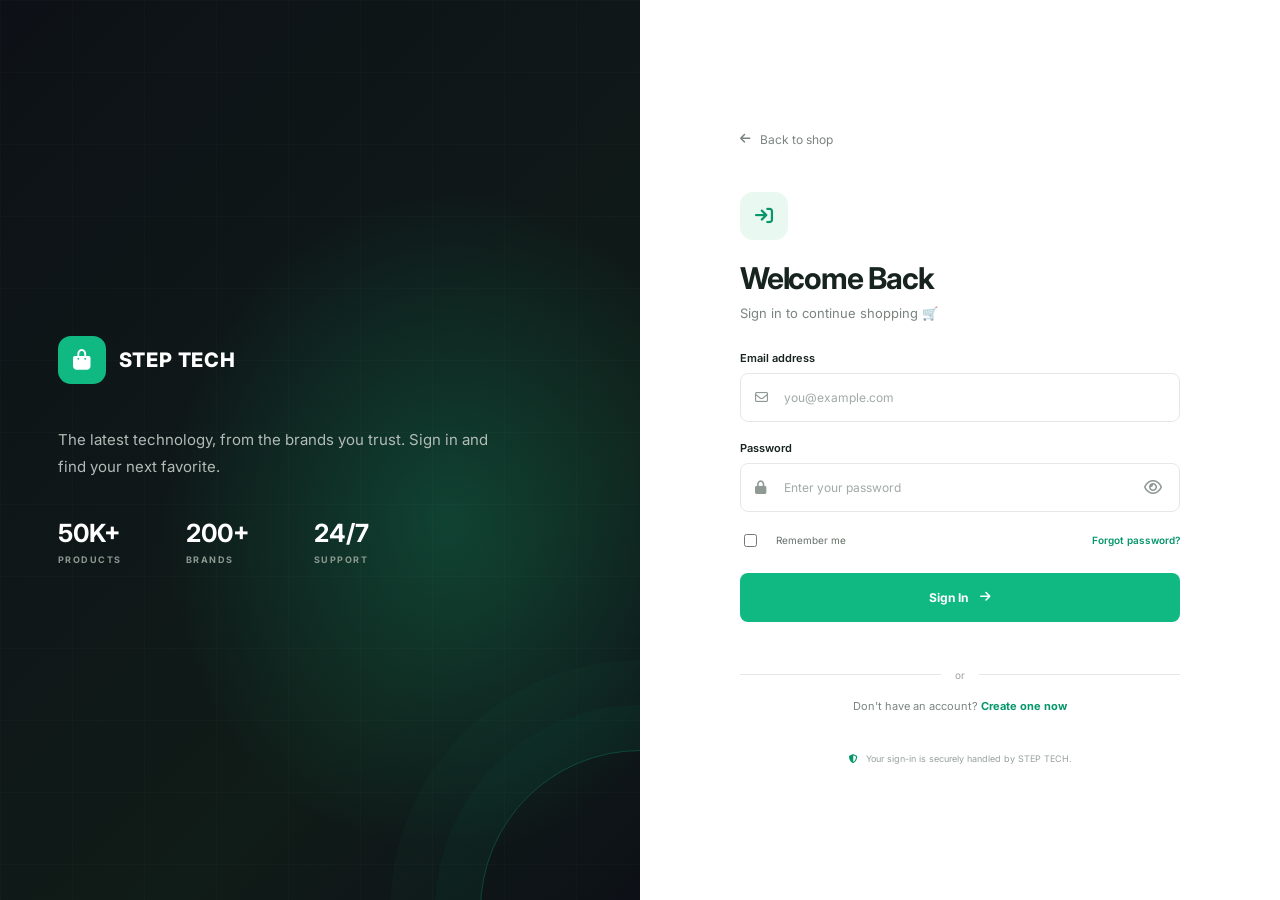
<file: projectshop/login.html>
<!DOCTYPE html>
<html lang="en">
<head>
  <meta charset="UTF-8" />
  <meta name="viewport" content="width=device-width, initial-scale=1.0" />
  <title>STEP TECH - Sign In</title>

  <link rel="preconnect" href="https://fonts.googleapis.com">
  <link rel="preconnect" href="https://fonts.gstatic.com" crossorigin>
  <link href="https://fonts.googleapis.com/css2?family=Inter:wght@400;500;600;700;800&display=swap" rel="stylesheet">
  <link rel="stylesheet" href="https://cdnjs.cloudflare.com/ajax/libs/font-awesome/6.4.0/css/all.min.css" />
  <link rel="stylesheet" href="login.css" />
</head>
<body>
  <main class="login-wrapper">
    <section class="left-panel">
      <div class="hero-content">
        <a class="brand-link" href="index.html" aria-label="Go to STEP TECH home">
          <span class="brand-logo-icon"><i class="fa-solid fa-bag-shopping"></i></span>
          <span class="brand-title">STEP TECH</span>
        </a>

        <p class="hero-subtext">The latest technology, from the brands you trust. Sign in and find your next favorite.</p>

        <div class="stats-row">
          <div class="stat-item"><span class="stat-number">50K+</span><span class="stat-label">PRODUCTS</span></div>
          <div class="stat-item"><span class="stat-number">200+</span><span class="stat-label">BRANDS</span></div>
          <div class="stat-item"><span class="stat-number">24/7</span><span class="stat-label">SUPPORT</span></div>
        </div>
      </div>
      <div class="panel-glow" aria-hidden="true"></div>
    </section>

    <section class="right-panel">
      <div class="form-container">
        <a class="back-link" href="index.html"><i class="fa-solid fa-arrow-left"></i> Back to shop</a>
        <div class="header-icon"><i class="fa-solid fa-arrow-right-to-bracket"></i></div>
        <h1>Welcome Back</h1>
        <p class="subtitle">Sign in to continue shopping <span aria-hidden="true">🛒</span></p>

        <form class="login-form" id="loginForm">
          <label class="input-label" for="email">Email address</label>
          <div class="input-group">
            <i class="fa-regular fa-envelope input-icon"></i>
            <input id="email" name="email" type="email" placeholder="you@example.com" autocomplete="email" required />
          </div>

          <label class="input-label" for="password">Password</label>
          <div class="input-group">
            <i class="fa-solid fa-lock input-icon"></i>
            <input id="password" name="password" type="password" placeholder="Enter your password" autocomplete="current-password" required />
            <button class="show-password" type="button" id="togglePassword" aria-label="Show password"><i class="fa-regular fa-eye"></i></button>
          </div>

          <div class="form-options">
            <label class="checkbox-container">
              <input type="checkbox" id="rememberMe" />
              <span class="checkmark"></span>
              Remember me
            </label>
            <a href="https://shop.stepacademy.ge/auth/forget-password" class="forgot-link">Forgot password?</a>
          </div>

          <button type="submit" class="btn-submit" id="submitButton">Sign In <i class="fa-solid fa-arrow-right"></i></button>
          <p class="login-message" id="loginMessage" role="status" aria-live="polite"></p>
        </form>

        <div class="divider"><span>or</span></div>
        <p class="signup-text">Don't have an account? <a href="https://shop.stepacademy.ge/auth/register">Create one now</a></p>
        <p class="privacy-note"><i class="fa-solid fa-shield-halved"></i> Your sign-in is securely handled by STEP TECH.</p>
      </div>
    </section>
  </main>

  <script src="login.js"></script>
</body>
</html>
</file>
<file: projectshop/login.css>
:root {
  --green: #10b981;
  --green-dark: #059669;
  --ink: #17231f;
  --muted: #7b8580;
  --line: #e5e9e6;
}

* { box-sizing: border-box; }

body {
  margin: 0;
  min-height: 100vh;
  font-family: "Inter", Arial, sans-serif;
  color: var(--ink);
  background: #fff;
}

button, input { font: inherit; }
a { color: inherit; text-decoration: none; }

.login-wrapper {
  min-height: 100vh;
  display: grid;
  grid-template-columns: 1fr 1fr;
}

.left-panel {
  min-height: 100vh;
  padding: 9vh 9%;
  display: flex;
  align-items: center;
  position: relative;
  overflow: hidden;
  color: #fff;
  background:
    radial-gradient(ellipse at 70% 58%, rgba(16,185,129,.25), transparent 45%),
    linear-gradient(135deg, #0d1117, #101c18 70%, #0d1117);
}

.left-panel::before {
  content: "";
  position: absolute;
  inset: 0;
  opacity: .14;
  background-image: linear-gradient(rgba(255,255,255,.12) 1px, transparent 1px), linear-gradient(90deg, rgba(255,255,255,.12) 1px, transparent 1px);
  background-size: 72px 72px;
}

.hero-content { position: relative; z-index: 1; max-width: 540px; }
.brand-link { display: inline-flex; align-items: center; gap: 13px; }
.brand-logo-icon { width: 48px; height: 48px; display: grid; place-items: center; color: #fff; background: var(--green); border-radius: 13px; font-size: 20px; }
.brand-title { font-weight: 800; font-size: 20px; letter-spacing: .04em; }
.hero-subtext { color: #b2bbb6; font-size: 15px; line-height: 1.8; max-width: 430px; margin: 42px 0 38px; }
.stats-row { display: flex; gap: clamp(25px, 5vw, 68px); }
.stat-item { display: flex; flex-direction: column; gap: 6px; }
.stat-number { color: #fff; font-size: 25px; font-weight: 700; }
.stat-label { color: #8b9991; font-size: 9px; font-weight: 700; letter-spacing: .17em; }
.panel-glow { position: absolute; width: 320px; height: 320px; right: -160px; bottom: -170px; border-radius: 50%; border: 1px solid rgba(16,185,129,.3); box-shadow: 0 0 0 45px rgba(16,185,129,.04), 0 0 0 90px rgba(16,185,129,.03); }

.right-panel { display: grid; place-items: center; padding: 50px 7%; }
.form-container { width: min(100%, 440px); }
.back-link { display: inline-flex; align-items: center; gap: 9px; color: var(--muted); font-size: 12px; margin-bottom: 45px; }
.back-link:hover, .forgot-link:hover, .signup-text a:hover { color: var(--green-dark); }
.header-icon { width: 48px; height: 48px; display: grid; place-items: center; border-radius: 13px; background: #e9f8f0; color: var(--green-dark); font-size: 18px; margin-bottom: 20px; }
.form-container h1 { margin: 0; font-size: 30px; letter-spacing: -.04em; }
.subtitle { color: var(--muted); font-size: 13px; margin: 9px 0 30px; }
.login-form { display: flex; flex-direction: column; }
.input-label { font-size: 11px; font-weight: 600; margin: 0 0 8px; }
.input-group { height: 49px; position: relative; display: flex; align-items: center; margin-bottom: 19px; }
.input-group input { width: 100%; height: 100%; padding: 0 43px; border: 1px solid var(--line); border-radius: 8px; outline: 0; background: #fff; color: var(--ink); font-size: 12px; transition: border-color .2s, box-shadow .2s; }
.input-group input:focus { border-color: var(--green); box-shadow: 0 0 0 3px rgba(16,185,129,.1); }
.input-group input::placeholder { color: #a1aaa5; }
.input-icon { position: absolute; left: 15px; z-index: 1; color: #909a94; font-size: 13px; }
.show-password { position: absolute; right: 10px; z-index: 1; border: 0; background: transparent; color: #8d9791; padding: 8px; cursor: pointer; }
.form-options { display: flex; justify-content: space-between; align-items: center; margin: 0 0 23px; font-size: 10px; }
.checkbox-container { display: inline-flex; align-items: center; gap: 8px; color: #65716a; cursor: pointer; }
.checkbox-container input { accent-color: var(--green); }
.forgot-link { color: var(--green-dark); font-weight: 600; }
.btn-submit { height: 49px; display: flex; align-items: center; justify-content: center; gap: 12px; border: 0; border-radius: 8px; background: var(--green); color: #fff; font-weight: 700; font-size: 12px; cursor: pointer; transition: background .2s, transform .2s; }
.btn-submit:hover { background: var(--green-dark); transform: translateY(-1px); }
.btn-submit:disabled { opacity: .65; cursor: wait; transform: none; }
.login-message { min-height: 18px; margin: 11px 0 0; color: #b42318; font-size: 11px; line-height: 1.5; }
.login-message.success { color: #07804b; }
.divider { display: flex; align-items: center; gap: 14px; color: #9aa29d; font-size: 10px; margin: 18px 0; }
.divider::before, .divider::after { content: ""; height: 1px; flex: 1; background: var(--line); }
.signup-text { color: var(--muted); text-align: center; font-size: 11px; }
.signup-text a { color: var(--green-dark); font-weight: 700; }
.privacy-note { margin-top: 40px; color: #98a19b; text-align: center; font-size: 9px; }
.privacy-note i { margin-right: 5px; color: var(--green-dark); }

@media (max-width: 760px) {
  .login-wrapper { grid-template-columns: 1fr; }
  .left-panel { min-height: 235px; padding: 30px 25px; align-items: flex-start; }
  .hero-subtext { margin: 18px 0 17px; font-size: 12px; }
  .stats-row { gap: 28px; }
  .stat-number { font-size: 18px; }
  .right-panel { padding: 32px 24px 45px; }
  .back-link { margin-bottom: 28px; }
  .privacy-note { margin-top: 25px; }
}
</file>
